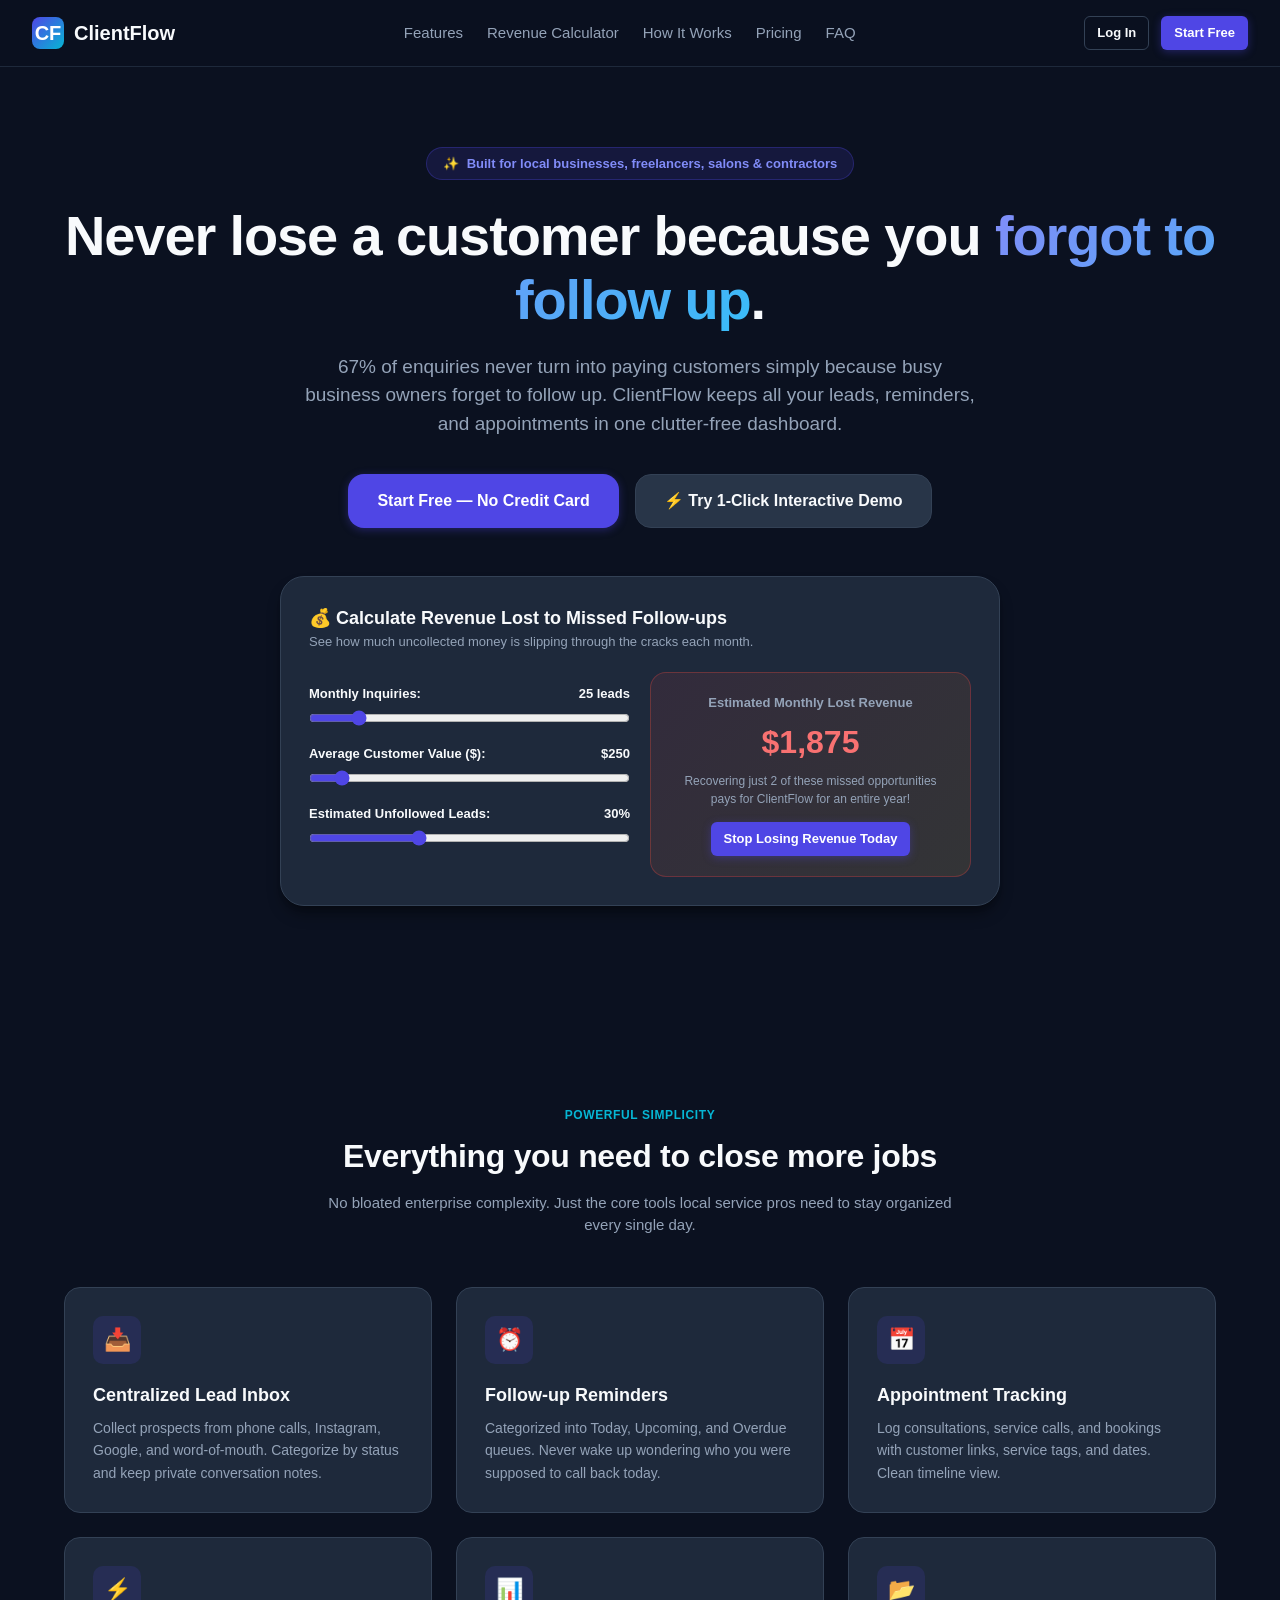
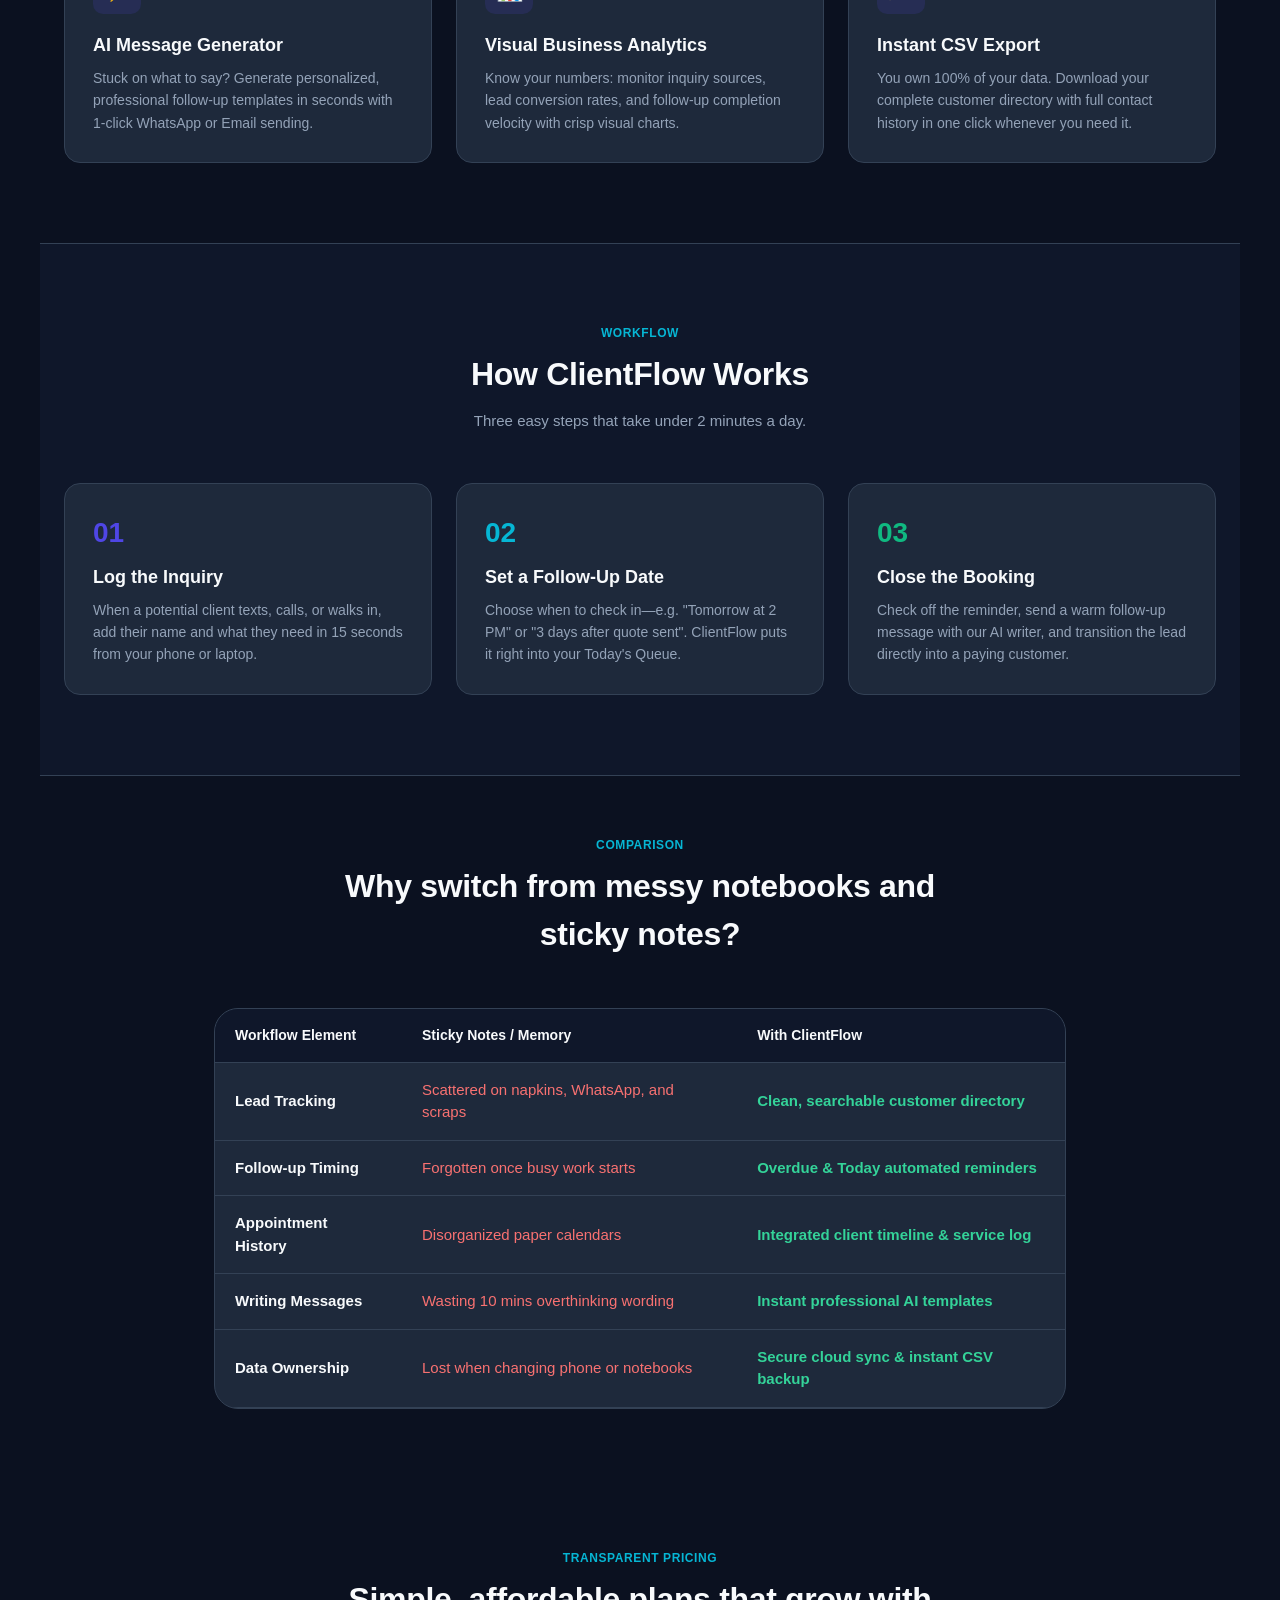
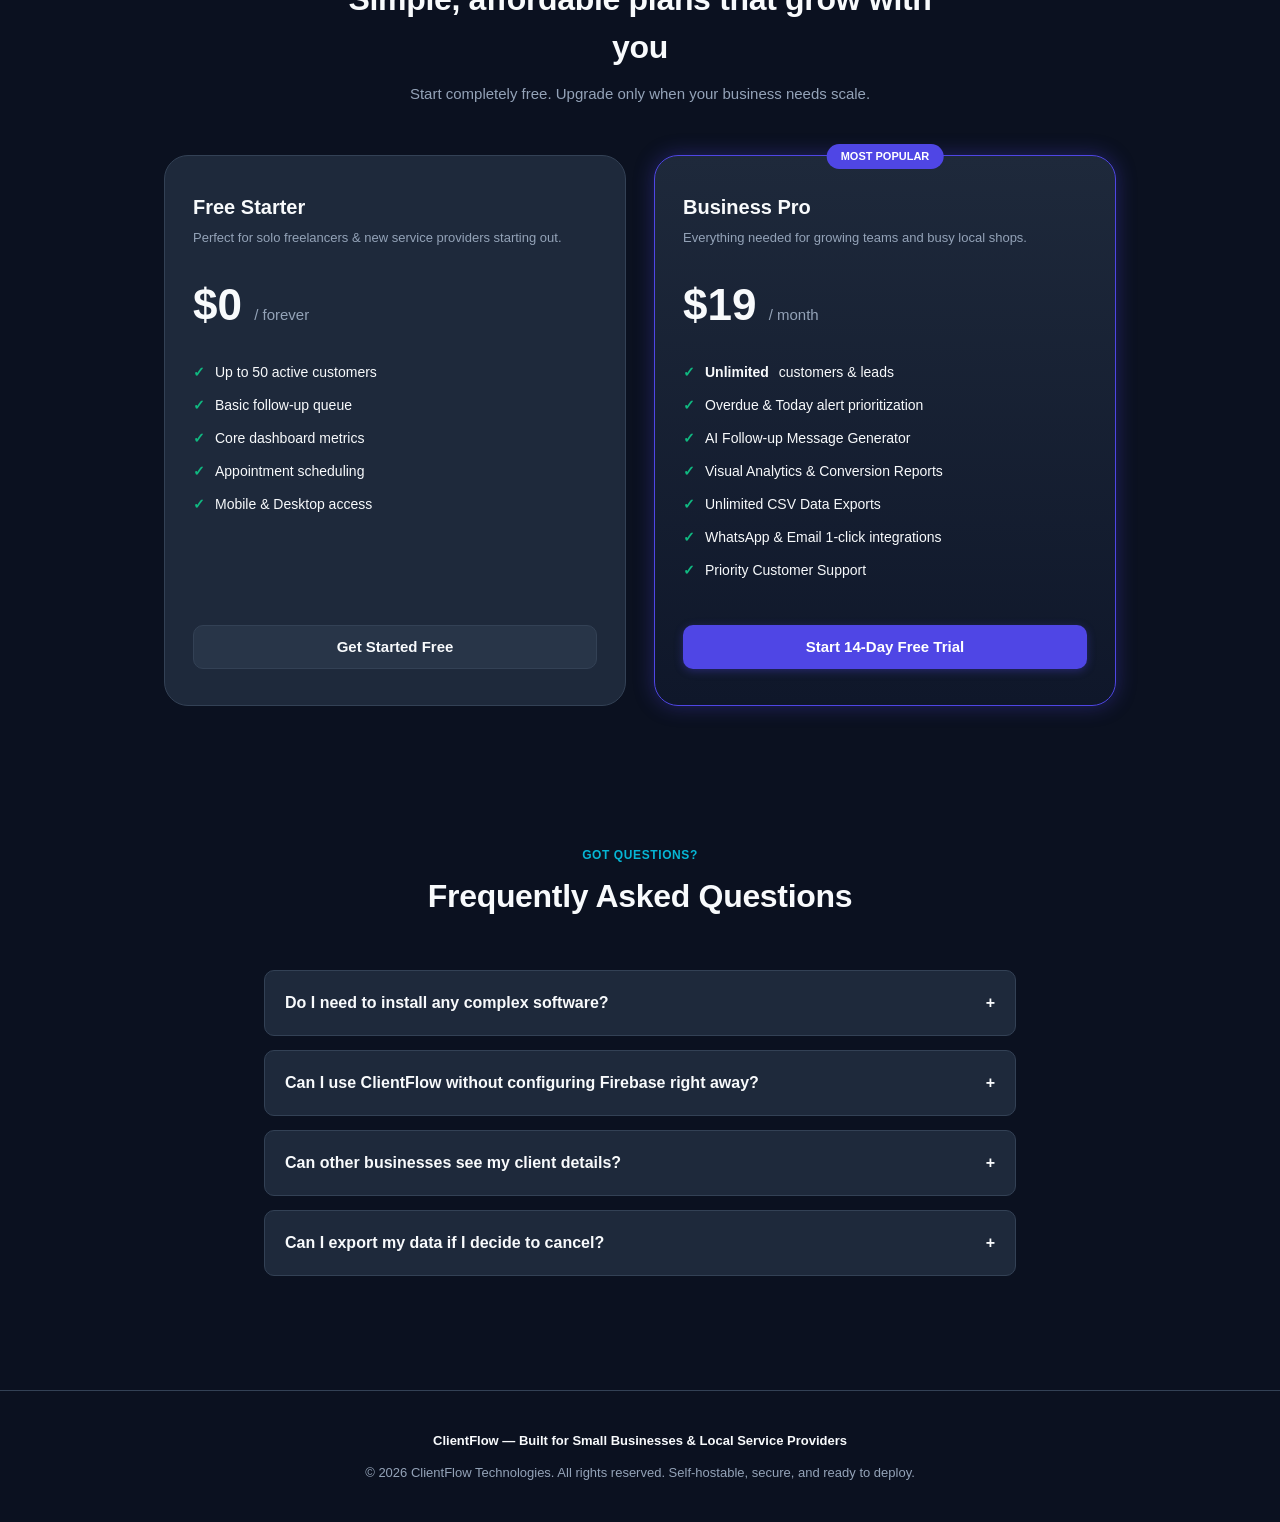
<file: index.html>
<!DOCTYPE html>
<html lang="en">
<head>
  <meta charset="UTF-8">
  <meta name="viewport" content="width=device-width, initial-scale=1.0">
  <title>ClientFlow - Never Lose a Customer to a Forgotten Follow-Up</title>
  <meta name="description" content="Simple customer management, follow-up reminders, and appointment tracking for small businesses, freelancers, and local service providers.">
  <link rel="stylesheet" href="styles.css">
  <link rel="icon" type="image/png" href="favicon.png">
</head>
<body>

  <!-- Landing Navigation -->
  <nav class="landing-nav">
    <a href="index.html" class="nav-brand">
      <div class="brand-icon">CF</div>
      <span>ClientFlow</span>
    </a>
    <ul class="nav-links">
      <li><a href="#features">Features</a></li>
      <li><a href="#calculator">Revenue Calculator</a></li>
      <li><a href="#how-it-works">How It Works</a></li>
      <li><a href="#pricing">Pricing</a></li>
      <li><a href="#faq">FAQ</a></li>
    </ul>
    <div class="nav-actions">
      <a href="login.html" class="btn btn-outline btn-sm">Log In</a>
      <a href="signup.html" class="btn btn-primary btn-sm">Start Free</a>
    </div>
  </nav>

  <!-- Hero Section -->
  <section class="hero-section">
    <div class="hero-badge">
      <span>✨</span> Built for local businesses, freelancers, salons &amp; contractors
    </div>
    <h1 class="hero-title">
      Never lose a customer because you <span>forgot to follow up</span>.
    </h1>
    <p class="hero-subtitle">
      67% of enquiries never turn into paying customers simply because busy business owners forget to follow up. ClientFlow keeps all your leads, reminders, and appointments in one clutter-free dashboard.
    </p>
    <div class="hero-ctas">
      <a href="signup.html" class="btn btn-primary btn-lg">Start Free — No Credit Card</a>
      <a href="login.html?demo=true" class="btn btn-secondary btn-lg">⚡ Try 1-Click Interactive Demo</a>
    </div>

    <!-- Interactive Lost Revenue Calculator -->
    <div class="calc-card" id="calculator">
      <div class="calc-header">
        <h3>💰 Calculate Revenue Lost to Missed Follow-ups</h3>
        <p>See how much uncollected money is slipping through the cracks each month.</p>
      </div>
      <div class="calc-grid">
        <div>
          <div class="calc-slider-group">
            <label>
              <span>Monthly Inquiries:</span>
              <strong id="calcInquiriesVal">25 leads</strong>
            </label>
            <input type="range" id="calcInquiries" class="calc-slider" min="5" max="150" value="25">
          </div>
          <div class="calc-slider-group">
            <label>
              <span>Average Customer Value ($):</span>
              <strong id="calcPriceVal">$250</strong>
            </label>
            <input type="range" id="calcPrice" class="calc-slider" min="50" max="2500" step="25" value="250">
          </div>
          <div class="calc-slider-group">
            <label>
              <span>Estimated Unfollowed Leads:</span>
              <strong id="calcDropVal">30%</strong>
            </label>
            <input type="range" id="calcDrop" class="calc-slider" min="10" max="70" step="5" value="30">
          </div>
        </div>
        <div class="calc-result">
          <div style="font-size: 13px; color: var(--text-muted); font-weight: 600;">Estimated Monthly Lost Revenue</div>
          <div class="calc-result-number" id="calcLostTotal">$1,875</div>
          <p style="font-size: 12px; color: var(--text-muted);">
            Recovering just 2 of these missed opportunities pays for ClientFlow for an entire year!
          </p>
          <a href="signup.html" class="btn btn-primary btn-sm" style="margin-top: 14px;">Stop Losing Revenue Today</a>
        </div>
      </div>
    </div>
  </section>

  <!-- Features Grid -->
  <section class="features-section" id="features">
    <div class="section-header">
      <div class="section-tag">Powerful Simplicity</div>
      <h2 class="section-title">Everything you need to close more jobs</h2>
      <p class="section-subtitle">No bloated enterprise complexity. Just the core tools local service pros need to stay organized every single day.</p>
    </div>

    <div class="features-grid">
      <div class="feature-card">
        <div class="feature-icon-wrapper">📥</div>
        <h4>Centralized Lead Inbox</h4>
        <p>Collect prospects from phone calls, Instagram, Google, and word-of-mouth. Categorize by status and keep private conversation notes.</p>
      </div>

      <div class="feature-card">
        <div class="feature-icon-wrapper">⏰</div>
        <h4>Follow-up Reminders</h4>
        <p>Categorized into Today, Upcoming, and Overdue queues. Never wake up wondering who you were supposed to call back today.</p>
      </div>

      <div class="feature-card">
        <div class="feature-icon-wrapper">📅</div>
        <h4>Appointment Tracking</h4>
        <p>Log consultations, service calls, and bookings with customer links, service tags, and dates. Clean timeline view.</p>
      </div>

      <div class="feature-card">
        <div class="feature-icon-wrapper">⚡</div>
        <h4>AI Message Generator</h4>
        <p>Stuck on what to say? Generate personalized, professional follow-up templates in seconds with 1-click WhatsApp or Email sending.</p>
      </div>

      <div class="feature-card">
        <div class="feature-icon-wrapper">📊</div>
        <h4>Visual Business Analytics</h4>
        <p>Know your numbers: monitor inquiry sources, lead conversion rates, and follow-up completion velocity with crisp visual charts.</p>
      </div>

      <div class="feature-card">
        <div class="feature-icon-wrapper">📂</div>
        <h4>Instant CSV Export</h4>
        <p>You own 100% of your data. Download your complete customer directory with full contact history in one click whenever you need it.</p>
      </div>
    </div>
  </section>

  <!-- How It Works -->
  <section class="features-section" id="how-it-works" style="background-color: var(--bg-secondary); border-top: 1px solid var(--border-color); border-bottom: 1px solid var(--border-color);">
    <div class="section-header">
      <div class="section-tag">Workflow</div>
      <h2 class="section-title">How ClientFlow Works</h2>
      <p class="section-subtitle">Three easy steps that take under 2 minutes a day.</p>
    </div>

    <div class="features-grid" style="grid-template-columns: repeat(auto-fit, minmax(280px, 1fr));">
      <div class="feature-card">
        <div style="font-size: 28px; font-weight: 800; color: var(--primary); margin-bottom: 10px;">01</div>
        <h4>Log the Inquiry</h4>
        <p>When a potential client texts, calls, or walks in, add their name and what they need in 15 seconds from your phone or laptop.</p>
      </div>
      <div class="feature-card">
        <div style="font-size: 28px; font-weight: 800; color: var(--accent); margin-bottom: 10px;">02</div>
        <h4>Set a Follow-Up Date</h4>
        <p>Choose when to check in—e.g. "Tomorrow at 2 PM" or "3 days after quote sent". ClientFlow puts it right into your Today's Queue.</p>
      </div>
      <div class="feature-card">
        <div style="font-size: 28px; font-weight: 800; color: var(--success); margin-bottom: 10px;">03</div>
        <h4>Close the Booking</h4>
        <p>Check off the reminder, send a warm follow-up message with our AI writer, and transition the lead directly into a paying customer.</p>
      </div>
    </div>
  </section>

  <!-- Comparison Section -->
  <section class="comparison-section">
    <div class="section-header">
      <div class="section-tag">Comparison</div>
      <h2 class="section-title">Why switch from messy notebooks and sticky notes?</h2>
    </div>

    <div class="comparison-table-wrapper">
      <table class="comparison-table">
        <thead>
          <tr>
            <th>Workflow Element</th>
            <th>Sticky Notes / Memory</th>
            <th>With ClientFlow</th>
          </tr>
        </thead>
        <tbody>
          <tr>
            <td><strong>Lead Tracking</strong></td>
            <td>Scattered on napkins, WhatsApp, and scraps</td>
            <td>Clean, searchable customer directory</td>
          </tr>
          <tr>
            <td><strong>Follow-up Timing</strong></td>
            <td>Forgotten once busy work starts</td>
            <td>Overdue &amp; Today automated reminders</td>
          </tr>
          <tr>
            <td><strong>Appointment History</strong></td>
            <td>Disorganized paper calendars</td>
            <td>Integrated client timeline &amp; service log</td>
          </tr>
          <tr>
            <td><strong>Writing Messages</strong></td>
            <td>Wasting 10 mins overthinking wording</td>
            <td>Instant professional AI templates</td>
          </tr>
          <tr>
            <td><strong>Data Ownership</strong></td>
            <td>Lost when changing phone or notebooks</td>
            <td>Secure cloud sync &amp; instant CSV backup</td>
          </tr>
        </tbody>
      </table>
    </div>
  </section>

  <!-- Pricing Section -->
  <section class="pricing-section" id="pricing">
    <div class="section-header">
      <div class="section-tag">Transparent Pricing</div>
      <h2 class="section-title">Simple, affordable plans that grow with you</h2>
      <p class="section-subtitle">Start completely free. Upgrade only when your business needs scale.</p>
    </div>

    <div class="pricing-cards">
      <!-- Free Plan -->
      <div class="pricing-card">
        <div class="pricing-plan-name">Free Starter</div>
        <div class="pricing-desc">Perfect for solo freelancers &amp; new service providers starting out.</div>
        <div class="pricing-price">$0 <span>/ forever</span></div>
        <ul class="pricing-features">
          <li><span class="check-icon">✓</span> Up to 50 active customers</li>
          <li><span class="check-icon">✓</span> Basic follow-up queue</li>
          <li><span class="check-icon">✓</span> Core dashboard metrics</li>
          <li><span class="check-icon">✓</span> Appointment scheduling</li>
          <li><span class="check-icon">✓</span> Mobile &amp; Desktop access</li>
        </ul>
        <a href="signup.html" class="btn btn-secondary btn-block">Get Started Free</a>
      </div>

      <!-- Pro Plan -->
      <div class="pricing-card popular">
        <div class="popular-tag">Most Popular</div>
        <div class="pricing-plan-name">Business Pro</div>
        <div class="pricing-desc">Everything needed for growing teams and busy local shops.</div>
        <div class="pricing-price">$19 <span>/ month</span></div>
        <ul class="pricing-features">
          <li><span class="check-icon">✓</span> <strong>Unlimited</strong> customers &amp; leads</li>
          <li><span class="check-icon">✓</span> Overdue &amp; Today alert prioritization</li>
          <li><span class="check-icon">✓</span> AI Follow-up Message Generator</li>
          <li><span class="check-icon">✓</span> Visual Analytics &amp; Conversion Reports</li>
          <li><span class="check-icon">✓</span> Unlimited CSV Data Exports</li>
          <li><span class="check-icon">✓</span> WhatsApp &amp; Email 1-click integrations</li>
          <li><span class="check-icon">✓</span> Priority Customer Support</li>
        </ul>
        <a href="signup.html" class="btn btn-primary btn-block">Start 14-Day Free Trial</a>
      </div>
    </div>
  </section>

  <!-- FAQ Section -->
  <section class="faq-section" id="faq">
    <div class="section-header">
      <div class="section-tag">Got Questions?</div>
      <h2 class="section-title">Frequently Asked Questions</h2>
    </div>

    <div class="faq-item">
      <div class="faq-question">
        <span>Do I need to install any complex software?</span>
        <span>+</span>
      </div>
      <div class="faq-answer">
        No! ClientFlow runs directly in any modern web browser on your phone, tablet, or PC. You can also save it to your home screen as a web app.
      </div>
    </div>

    <div class="faq-item">
      <div class="faq-question">
        <span>Can I use ClientFlow without configuring Firebase right away?</span>
        <span>+</span>
      </div>
      <div class="faq-answer">
        Yes! ClientFlow includes an instant offline/demo storage engine. You can test customer management, follow-ups, analytics, and CSV exports immediately, then connect Firebase whenever you want cloud persistence.
      </div>
    </div>

    <div class="faq-item">
      <div class="faq-question">
        <span>Can other businesses see my client details?</span>
        <span>+</span>
      </div>
      <div class="faq-answer">
        Never. All customer data is strictly isolated to your authenticated account ID using rock-solid Firestore Security Rules.
      </div>
    </div>

    <div class="faq-item">
      <div class="faq-question">
        <span>Can I export my data if I decide to cancel?</span>
        <span>+</span>
      </div>
      <div class="faq-answer">
        Absolutely. You can export your full client list and history to standard CSV at any time with one click.
      </div>
    </div>
  </section>

  <!-- Footer -->
  <footer class="landing-footer">
    <div style="margin-bottom: 12px; font-weight: 700; color: var(--text-main);">
      ClientFlow — Built for Small Businesses &amp; Local Service Providers
    </div>
    <p>&copy; 2026 ClientFlow Technologies. All rights reserved. Self-hostable, secure, and ready to deploy.</p>
  </footer>

  <!-- Calculator Script & FAQ accordion -->
  <script>
    // Calculator logic
    const inq = document.getElementById("calcInquiries");
    const price = document.getElementById("calcPrice");
    const drop = document.getElementById("calcDrop");
    const inqVal = document.getElementById("calcInquiriesVal");
    const priceVal = document.getElementById("calcPriceVal");
    const dropVal = document.getElementById("calcDropVal");
    const totalEl = document.getElementById("calcLostTotal");

    function updateCalc() {
      const nInq = parseInt(inq.value, 10);
      const nPrice = parseInt(price.value, 10);
      const nDrop = parseInt(drop.value, 10);

      inqVal.textContent = `${nInq} leads`;
      priceVal.textContent = `$${nPrice}`;
      dropVal.textContent = `${nDrop}%`;

      const lostLeads = nInq * (nDrop / 100);
      const lostRevenue = Math.round(lostLeads * nPrice);
      totalEl.textContent = `$${lostRevenue.toLocaleString()}`;
    }

    inq.addEventListener("input", updateCalc);
    price.addEventListener("input", updateCalc);
    drop.addEventListener("input", updateCalc);
    updateCalc();

    // FAQ Accordion
    document.querySelectorAll(".faq-item").forEach(item => {
      item.addEventListener("click", () => {
        item.classList.toggle("active");
        const span = item.querySelector(".faq-question span:last-child");
        if (span) span.textContent = item.classList.contains("active") ? "−" : "+";
      });
    });
  </script>
</body>
</html>
</file>
<file: styles.css>
/* ==========================================================================
   CLIENTFLOW - CORE SAAS DESIGN SYSTEM & STYLESHEET
   Responsive, high-contrast, professional design for modern business tools.
   ========================================================================== */

:root {
  /* Color Palette - Modern Indigo & Slate Dark Theme */
  --bg-primary: #0b1120;
  --bg-secondary: #0f172a;
  --bg-surface: #1e293b;
  --bg-surface-elevated: #283548;
  --bg-input: #172033;
  --border-color: #334155;
  --border-subtle: #1e293b;

  --text-main: #f8fafc;
  --text-muted: #94a3b8;
  --text-dim: #64748b;

  --primary: #4f46e5;
  --primary-hover: #4338ca;
  --primary-light: rgba(79, 70, 229, 0.15);
  --accent: #06b6d4;
  --accent-light: rgba(6, 182, 212, 0.15);

  --success: #10b981;
  --success-bg: rgba(16, 185, 129, 0.15);
  --warning: #f59e0b;
  --warning-bg: rgba(245, 158, 11, 0.15);
  --danger: #ef4444;
  --danger-bg: rgba(239, 68, 68, 0.15);
  --info: #3b82f6;
  --info-bg: rgba(59, 130, 246, 0.15);

  --font-family: -apple-system, BlinkMacSystemFont, "Segoe UI", Roboto, "Helvetica Neue", Arial, sans-serif;
  --radius-sm: 6px;
  --radius-md: 10px;
  --radius-lg: 16px;
  --radius-xl: 24px;
  --radius-full: 9999px;

  --shadow-sm: 0 1px 2px 0 rgba(0, 0, 0, 0.25);
  --shadow-md: 0 4px 6px -1px rgba(0, 0, 0, 0.3), 0 2px 4px -2px rgba(0, 0, 0, 0.25);
  --shadow-lg: 0 10px 15px -3px rgba(0, 0, 0, 0.4), 0 4px 6px -4px rgba(0, 0, 0, 0.3);
  --shadow-glow: 0 0 20px rgba(79, 70, 229, 0.35);

  --sidebar-width: 260px;
  --header-height: 70px;
  --mobile-nav-height: 64px;
}

/* Light Theme Overrides */
[data-theme="light"] {
  --bg-primary: #f8fafc;
  --bg-secondary: #ffffff;
  --bg-surface: #ffffff;
  --bg-surface-elevated: #f1f5f9;
  --bg-input: #ffffff;
  --border-color: #e2e8f0;
  --border-subtle: #f1f5f9;

  --text-main: #0f172a;
  --text-muted: #64748b;
  --text-dim: #94a3b8;

  --primary: #4f46e5;
  --primary-hover: #4338ca;
  --primary-light: rgba(79, 70, 229, 0.08);

  --shadow-sm: 0 1px 2px 0 rgba(0, 0, 0, 0.05);
  --shadow-md: 0 4px 6px -1px rgba(0, 0, 0, 0.08);
  --shadow-lg: 0 10px 15px -3px rgba(0, 0, 0, 0.08);
  --shadow-glow: 0 0 20px rgba(79, 70, 229, 0.15);
}

/* Base Resets */
*, *::before, *::after {
  box-sizing: border-box;
  margin: 0;
  padding: 0;
}

html, body {
  width: 100%;
  min-height: 100%;
  background-color: var(--bg-primary);
  color: var(--text-main);
  font-family: var(--font-family);
  font-size: 15px;
  line-height: 1.5;
  -webkit-font-smoothing: antialiased;
}

a {
  color: var(--primary);
  text-decoration: none;
  transition: color 0.15s ease;
}
a:hover {
  text-decoration: underline;
}

img, svg {
  display: block;
  max-width: 100%;
}

button, input, select, textarea {
  font-family: inherit;
  font-size: inherit;
  color: inherit;
}

/* Buttons */
.btn {
  display: inline-flex;
  align-items: center;
  justify-content: center;
  gap: 8px;
  padding: 10px 18px;
  font-weight: 600;
  border-radius: var(--radius-md);
  border: 1px solid transparent;
  cursor: pointer;
  transition: all 0.18s cubic-bezier(0.16, 1, 0.3, 1);
  text-decoration: none !important;
  white-space: nowrap;
}
.btn:active {
  transform: translateY(1px);
}

.btn-primary {
  background-color: var(--primary);
  color: #ffffff;
  box-shadow: 0 2px 8px rgba(79, 70, 229, 0.35);
}
.btn-primary:hover {
  background-color: var(--primary-hover);
  box-shadow: 0 4px 14px rgba(79, 70, 229, 0.5);
}

.btn-secondary {
  background-color: var(--bg-surface-elevated);
  color: var(--text-main);
  border: 1px solid var(--border-color);
}
.btn-secondary:hover {
  background-color: var(--border-color);
}

.btn-outline {
  background-color: transparent;
  color: var(--text-main);
  border: 1px solid var(--border-color);
}
.btn-outline:hover {
  border-color: var(--primary);
  color: var(--primary);
}

.btn-danger {
  background-color: var(--danger-bg);
  color: var(--danger);
  border: 1px solid rgba(239, 68, 68, 0.3);
}
.btn-danger:hover {
  background-color: var(--danger);
  color: #ffffff;
}

.btn-sm {
  padding: 6px 12px;
  font-size: 13px;
  border-radius: var(--radius-sm);
}
.btn-lg {
  padding: 14px 28px;
  font-size: 16px;
  border-radius: var(--radius-lg);
}
.btn-block {
  width: 100%;
}

/* Badges & Status Pills */
.badge {
  display: inline-flex;
  align-items: center;
  gap: 5px;
  padding: 3px 10px;
  border-radius: var(--radius-full);
  font-size: 12px;
  font-weight: 600;
  text-transform: capitalize;
}

.badge-new { background-color: rgba(99, 102, 241, 0.15); color: #818cf8; border: 1px solid rgba(99, 102, 241, 0.3); }
.badge-contacted { background-color: rgba(245, 158, 11, 0.15); color: #fbbf24; border: 1px solid rgba(245, 158, 11, 0.3); }
.badge-interested { background-color: rgba(16, 185, 129, 0.15); color: #34d399; border: 1px solid rgba(16, 185, 129, 0.3); }
.badge-customer { background-color: rgba(6, 182, 212, 0.15); color: #22d3ee; border: 1px solid rgba(6, 182, 212, 0.3); }
.badge-not-interested { background-color: rgba(148, 163, 184, 0.15); color: #94a3b8; border: 1px solid rgba(148, 163, 184, 0.3); }

.badge-high { background-color: rgba(239, 68, 68, 0.15); color: #f87171; border: 1px solid rgba(239, 68, 68, 0.3); }
.badge-medium { background-color: rgba(245, 158, 11, 0.15); color: #fbbf24; border: 1px solid rgba(245, 158, 11, 0.3); }
.badge-low { background-color: rgba(59, 130, 246, 0.15); color: #60a5fa; border: 1px solid rgba(59, 130, 246, 0.3); }

/* Form Elements */
.form-group {
  margin-bottom: 18px;
}
.form-label {
  display: block;
  font-size: 13px;
  font-weight: 600;
  color: var(--text-muted);
  margin-bottom: 6px;
}
.form-input, .form-select, .form-textarea {
  width: 100%;
  padding: 10px 14px;
  background-color: var(--bg-input);
  border: 1px solid var(--border-color);
  border-radius: var(--radius-md);
  color: var(--text-main);
  outline: none;
  transition: border-color 0.15s ease, box-shadow 0.15s ease;
}
.form-input:focus, .form-select:focus, .form-textarea:focus {
  border-color: var(--primary);
  box-shadow: 0 0 0 3px rgba(79, 70, 229, 0.2);
}
.form-row {
  display: grid;
  grid-template-columns: 1fr 1fr;
  gap: 14px;
}

/* ==========================================================================
   LANDING PAGE STYLES
   ========================================================================== */
.landing-nav {
  position: sticky;
  top: 0;
  z-index: 100;
  display: flex;
  align-items: center;
  justify-content: space-between;
  padding: 16px 32px;
  background-color: rgba(11, 17, 32, 0.85);
  backdrop-filter: blur(12px);
  border-bottom: 1px solid var(--border-subtle);
}
.nav-brand {
  display: flex;
  align-items: center;
  gap: 10px;
  font-size: 20px;
  font-weight: 800;
  color: var(--text-main);
  text-decoration: none !important;
}
.brand-icon {
  width: 32px;
  height: 32px;
  border-radius: 8px;
  background: linear-gradient(135deg, #4f46e5 0%, #06b6d4 100%);
  display: flex;
  align-items: center;
  justify-content: center;
  color: #fff;
  font-weight: 900;
}
.nav-links {
  display: flex;
  align-items: center;
  gap: 24px;
  list-style: none;
}
.nav-links a {
  color: var(--text-muted);
  font-weight: 500;
}
.nav-links a:hover {
  color: var(--text-main);
  text-decoration: none;
}
.nav-actions {
  display: flex;
  align-items: center;
  gap: 12px;
}

/* Hero Section */
.hero-section {
  padding: 80px 24px 60px;
  max-width: 1200px;
  margin: 0 auto;
  text-align: center;
}
.hero-badge {
  display: inline-flex;
  align-items: center;
  gap: 8px;
  padding: 6px 16px;
  border-radius: var(--radius-full);
  background-color: var(--primary-light);
  color: #818cf8;
  font-size: 13px;
  font-weight: 600;
  border: 1px solid rgba(79, 70, 229, 0.3);
  margin-bottom: 24px;
}
.hero-title {
  font-size: clamp(34px, 5vw, 56px);
  font-weight: 800;
  line-height: 1.15;
  letter-spacing: -0.02em;
  margin-bottom: 20px;
}
.hero-title span {
  background: linear-gradient(135deg, #818cf8 0%, #38bdf8 100%);
  -webkit-background-clip: text;
  -webkit-text-fill-color: transparent;
}
.hero-subtitle {
  font-size: clamp(16px, 2vw, 19px);
  color: var(--text-muted);
  max-width: 680px;
  margin: 0 auto 36px;
}
.hero-ctas {
  display: flex;
  align-items: center;
  justify-content: center;
  gap: 16px;
  flex-wrap: wrap;
  margin-bottom: 48px;
}

/* Interactive Lost Revenue Calculator */
.calc-card {
  max-width: 720px;
  margin: 0 auto 60px;
  background-color: var(--bg-surface);
  border: 1px solid var(--border-color);
  border-radius: var(--radius-xl);
  padding: 28px;
  box-shadow: var(--shadow-lg);
  text-align: left;
}
.calc-header {
  margin-bottom: 20px;
}
.calc-header h3 {
  font-size: 18px;
  font-weight: 700;
}
.calc-header p {
  font-size: 13px;
  color: var(--text-muted);
}
.calc-grid {
  display: grid;
  grid-template-columns: 1fr 1fr;
  gap: 20px;
  align-items: center;
}
.calc-slider-group {
  margin-bottom: 12px;
}
.calc-slider-group label {
  display: flex;
  justify-content: space-between;
  font-size: 13px;
  font-weight: 600;
  margin-bottom: 6px;
}
.calc-slider {
  width: 100%;
  accent-color: var(--primary);
}
.calc-result {
  background: linear-gradient(135deg, rgba(239, 68, 68, 0.1) 0%, rgba(245, 158, 11, 0.1) 100%);
  border: 1px solid rgba(239, 68, 68, 0.3);
  border-radius: var(--radius-lg);
  padding: 20px;
  text-align: center;
}
.calc-result-number {
  font-size: 32px;
  font-weight: 800;
  color: #f87171;
  margin: 6px 0;
}

/* Feature Grid */
.features-section {
  padding: 80px 24px;
  max-width: 1200px;
  margin: 0 auto;
}
.section-header {
  text-align: center;
  max-width: 640px;
  margin: 0 auto 50px;
}
.section-tag {
  color: var(--accent);
  font-size: 12px;
  font-weight: 700;
  text-transform: uppercase;
  letter-spacing: 0.05em;
  margin-bottom: 8px;
}
.section-title {
  font-size: 32px;
  font-weight: 800;
  letter-spacing: -0.01em;
  margin-bottom: 12px;
}
.section-subtitle {
  color: var(--text-muted);
}
.features-grid {
  display: grid;
  grid-template-columns: repeat(auto-fit, minmax(320px, 1fr));
  gap: 24px;
}
.feature-card {
  background-color: var(--bg-surface);
  border: 1px solid var(--border-color);
  border-radius: var(--radius-lg);
  padding: 28px;
  transition: transform 0.2s ease, border-color 0.2s ease;
}
.feature-card:hover {
  transform: translateY(-4px);
  border-color: var(--primary);
}
.feature-icon-wrapper {
  width: 48px;
  height: 48px;
  border-radius: var(--radius-md);
  background-color: var(--primary-light);
  color: var(--primary);
  display: flex;
  align-items: center;
  justify-content: center;
  font-size: 22px;
  margin-bottom: 18px;
}
.feature-card h4 {
  font-size: 18px;
  font-weight: 700;
  margin-bottom: 8px;
}
.feature-card p {
  color: var(--text-muted);
  font-size: 14px;
  line-height: 1.6;
}

/* Comparison Table */
.comparison-section {
  padding: 60px 24px;
  max-width: 900px;
  margin: 0 auto;
}
.comparison-table-wrapper {
  background-color: var(--bg-surface);
  border: 1px solid var(--border-color);
  border-radius: var(--radius-xl);
  overflow: hidden;
}
.comparison-table {
  width: 100%;
  border-collapse: collapse;
}
.comparison-table th, .comparison-table td {
  padding: 16px 20px;
  text-align: left;
  border-bottom: 1px solid var(--border-color);
}
.comparison-table th {
  background-color: var(--bg-secondary);
  font-weight: 700;
  font-size: 14px;
}
.comparison-table td:nth-child(2) {
  color: #f87171;
}
.comparison-table td:nth-child(3) {
  color: #34d399;
  font-weight: 600;
}

/* Pricing Section */
.pricing-section {
  padding: 80px 24px;
  max-width: 1000px;
  margin: 0 auto;
}
.pricing-cards {
  display: grid;
  grid-template-columns: repeat(auto-fit, minmax(300px, 1fr));
  gap: 28px;
  align-items: stretch;
}
.pricing-card {
  background-color: var(--bg-surface);
  border: 1px solid var(--border-color);
  border-radius: var(--radius-xl);
  padding: 36px 28px;
  display: flex;
  flex-direction: column;
  position: relative;
}
.pricing-card.popular {
  border-color: var(--primary);
  box-shadow: var(--shadow-glow);
  background: linear-gradient(180deg, rgba(30, 41, 59, 1) 0%, rgba(15, 23, 42, 1) 100%);
}
.popular-tag {
  position: absolute;
  top: -12px;
  left: 50%;
  transform: translateX(-50%);
  background-color: var(--primary);
  color: #ffffff;
  font-size: 11px;
  font-weight: 700;
  padding: 4px 14px;
  border-radius: var(--radius-full);
  text-transform: uppercase;
}
.pricing-plan-name {
  font-size: 20px;
  font-weight: 700;
  margin-bottom: 6px;
}
.pricing-desc {
  color: var(--text-muted);
  font-size: 13px;
  margin-bottom: 24px;
}
.pricing-price {
  font-size: 44px;
  font-weight: 800;
  margin-bottom: 24px;
}
.pricing-price span {
  font-size: 15px;
  color: var(--text-muted);
  font-weight: 500;
}
.pricing-features {
  list-style: none;
  margin-bottom: 32px;
  flex-grow: 1;
}
.pricing-features li {
  display: flex;
  align-items: center;
  gap: 10px;
  font-size: 14px;
  margin-bottom: 12px;
  color: var(--text-main);
}
.check-icon {
  color: var(--success);
  font-weight: bold;
}

/* FAQ Section */
.faq-section {
  padding: 60px 24px 100px;
  max-width: 800px;
  margin: 0 auto;
}
.faq-item {
  background-color: var(--bg-surface);
  border: 1px solid var(--border-color);
  border-radius: var(--radius-md);
  margin-bottom: 14px;
  padding: 20px;
  cursor: pointer;
}
.faq-question {
  display: flex;
  justify-content: space-between;
  align-items: center;
  font-weight: 700;
  font-size: 16px;
}
.faq-answer {
  margin-top: 12px;
  color: var(--text-muted);
  font-size: 14px;
  line-height: 1.6;
  display: none;
}
.faq-item.active .faq-answer {
  display: block;
}

/* Landing Footer */
.landing-footer {
  border-top: 1px solid var(--border-color);
  padding: 40px 24px;
  text-align: center;
  color: var(--text-muted);
  font-size: 13px;
}

/* ==========================================================================
   AUTHENTICATION PAGES (Login / Signup)
   ========================================================================== */
.auth-wrapper {
  min-height: 100vh;
  display: flex;
  align-items: center;
  justify-content: center;
  padding: 24px;
}
.auth-card {
  width: 100%;
  max-width: 440px;
  background-color: var(--bg-surface);
  border: 1px solid var(--border-color);
  border-radius: var(--radius-xl);
  padding: 36px 32px;
  box-shadow: var(--shadow-lg);
}
.auth-header {
  text-align: center;
  margin-bottom: 28px;
}
.auth-header .brand-icon {
  margin: 0 auto 12px;
}
.auth-title {
  font-size: 24px;
  font-weight: 800;
  margin-bottom: 6px;
}
.auth-subtitle {
  color: var(--text-muted);
  font-size: 14px;
}
.auth-divider {
  display: flex;
  align-items: center;
  text-align: center;
  margin: 20px 0;
  color: var(--text-dim);
  font-size: 12px;
}
.auth-divider::before, .auth-divider::after {
  content: "";
  flex: 1;
  border-bottom: 1px solid var(--border-color);
}
.auth-divider span {
  padding: 0 10px;
}
.auth-footer {
  margin-top: 24px;
  text-align: center;
  font-size: 13px;
  color: var(--text-muted);
}
.demo-banner-box {
  background-color: var(--accent-light);
  border: 1px solid rgba(6, 182, 212, 0.3);
  border-radius: var(--radius-md);
  padding: 12px;
  margin-bottom: 20px;
  text-align: center;
}
.demo-banner-box p {
  font-size: 12px;
  color: #22d3ee;
  margin-bottom: 8px;
}

/* ==========================================================================
   DASHBOARD APPLICATION SHELL
   ========================================================================== */
.dashboard-layout {
  display: flex;
  min-height: 100vh;
}

/* Desktop Sidebar */
.sidebar {
  width: var(--sidebar-width);
  background-color: var(--bg-secondary);
  border-right: 1px solid var(--border-color);
  display: flex;
  flex-direction: column;
  position: sticky;
  top: 0;
  height: 100vh;
  z-index: 40;
}
.sidebar-header {
  height: var(--header-height);
  display: flex;
  align-items: center;
  gap: 12px;
  padding: 0 24px;
  border-bottom: 1px solid var(--border-color);
}
.sidebar-brand-name {
  font-size: 18px;
  font-weight: 800;
  letter-spacing: -0.01em;
}
.sidebar-nav {
  flex-grow: 1;
  padding: 20px 14px;
  display: flex;
  flex-direction: column;
  gap: 4px;
  overflow-y: auto;
}
.nav-item {
  display: flex;
  align-items: center;
  gap: 12px;
  padding: 10px 14px;
  border-radius: var(--radius-md);
  color: var(--text-muted);
  font-weight: 600;
  font-size: 14px;
  cursor: pointer;
  transition: all 0.15s ease;
  border: none;
  background: transparent;
  width: 100%;
  text-align: left;
}
.nav-item:hover {
  background-color: var(--bg-surface);
  color: var(--text-main);
}
.nav-item.active {
  background-color: var(--primary-light);
  color: #818cf8;
}
.nav-item .nav-count {
  margin-left: auto;
  font-size: 11px;
  padding: 2px 7px;
  border-radius: var(--radius-full);
  background-color: var(--bg-surface-elevated);
}
.sidebar-footer {
  padding: 16px;
  border-top: 1px solid var(--border-color);
}
.user-profile-badge {
  display: flex;
  align-items: center;
  gap: 10px;
  padding: 8px 10px;
  border-radius: var(--radius-md);
  background-color: var(--bg-surface);
}
.user-avatar {
  width: 34px;
  height: 34px;
  border-radius: var(--radius-full);
  background: linear-gradient(135deg, var(--primary) 0%, var(--accent) 100%);
  display: flex;
  align-items: center;
  justify-content: center;
  font-weight: 700;
  color: #fff;
  font-size: 13px;
}
.user-info {
  flex-grow: 1;
  overflow: hidden;
}
.user-name {
  font-size: 13px;
  font-weight: 700;
  white-space: nowrap;
  overflow: hidden;
  text-overflow: ellipsis;
}
.user-sub {
  font-size: 11px;
  color: var(--text-muted);
  white-space: nowrap;
  overflow: hidden;
  text-overflow: ellipsis;
}

/* Main Content Area */
.main-wrapper {
  flex-grow: 1;
  display: flex;
  flex-direction: column;
  min-width: 0;
  padding-bottom: var(--mobile-nav-height);
}

/* Dashboard Topbar */
.topbar {
  height: var(--header-height);
  background-color: var(--bg-secondary);
  border-bottom: 1px solid var(--border-color);
  display: flex;
  align-items: center;
  justify-content: space-between;
  padding: 0 28px;
  position: sticky;
  top: 0;
  z-index: 30;
}
.topbar-left {
  display: flex;
  align-items: center;
  gap: 16px;
}
.page-title {
  font-size: 20px;
  font-weight: 800;
}
.topbar-right {
  display: flex;
  align-items: center;
  gap: 12px;
}

/* Demo Mode Status Bar */
.demo-notification-bar {
  background-color: rgba(6, 182, 212, 0.12);
  border-bottom: 1px solid rgba(6, 182, 212, 0.25);
  padding: 8px 24px;
  font-size: 12px;
  color: #38bdf8;
  display: flex;
  align-items: center;
  justify-content: space-between;
}

/* Dashboard Content Body */
.dashboard-content {
  padding: 28px;
  max-width: 1400px;
  margin: 0 auto;
  width: 100%;
}

/* Stat Cards (KPIs) */
.stats-grid {
  display: grid;
  grid-template-columns: repeat(auto-fit, minmax(220px, 1fr));
  gap: 18px;
  margin-bottom: 28px;
}
.stat-card {
  background-color: var(--bg-surface);
  border: 1px solid var(--border-color);
  border-radius: var(--radius-lg);
  padding: 20px;
  display: flex;
  align-items: center;
  gap: 16px;
  box-shadow: var(--shadow-sm);
}
.stat-icon {
  width: 48px;
  height: 48px;
  border-radius: var(--radius-md);
  display: flex;
  align-items: center;
  justify-content: center;
  font-size: 22px;
}
.stat-icon.indigo { background-color: var(--primary-light); color: #818cf8; }
.stat-icon.cyan { background-color: var(--accent-light); color: #22d3ee; }
.stat-icon.amber { background-color: var(--warning-bg); color: #fbbf24; }
.stat-icon.red { background-color: var(--danger-bg); color: #f87171; }
.stat-icon.emerald { background-color: var(--success-bg); color: #34d399; }
.stat-info {
  flex-grow: 1;
}
.stat-value {
  font-size: 26px;
  font-weight: 800;
  line-height: 1.2;
}
.stat-label {
  font-size: 12px;
  font-weight: 600;
  color: var(--text-muted);
}

/* Card Containers */
.card {
  background-color: var(--bg-surface);
  border: 1px solid var(--border-color);
  border-radius: var(--radius-lg);
  padding: 24px;
  box-shadow: var(--shadow-sm);
  margin-bottom: 24px;
}
.card-header {
  display: flex;
  align-items: center;
  justify-content: space-between;
  margin-bottom: 20px;
  flex-wrap: wrap;
  gap: 12px;
}
.card-title {
  font-size: 17px;
  font-weight: 700;
}
.card-subtitle {
  font-size: 13px;
  color: var(--text-muted);
}

/* Filter & Search Bar */
.filter-bar {
  display: flex;
  align-items: center;
  gap: 12px;
  margin-bottom: 20px;
  flex-wrap: wrap;
}
.search-box {
  flex-grow: 1;
  min-width: 200px;
  position: relative;
}
.search-icon {
  position: absolute;
  left: 12px;
  top: 50%;
  transform: translateY(-50%);
  color: var(--text-dim);
}
.search-input {
  padding-left: 36px !important;
}

/* Table Design */
.table-responsive {
  width: 100%;
  overflow-x: auto;
}
.data-table {
  width: 100%;
  border-collapse: collapse;
  text-align: left;
}
.data-table th {
  padding: 12px 16px;
  background-color: var(--bg-secondary);
  color: var(--text-muted);
  font-size: 12px;
  font-weight: 700;
  text-transform: uppercase;
  border-bottom: 1px solid var(--border-color);
}
.data-table td {
  padding: 14px 16px;
  border-bottom: 1px solid var(--border-color);
  font-size: 14px;
  vertical-align: middle;
}
.data-table tr:hover td {
  background-color: var(--bg-surface-elevated);
}

/* Customer Item in Table */
.customer-cell-main {
  font-weight: 700;
  color: var(--text-main);
}
.customer-cell-sub {
  font-size: 12px;
  color: var(--text-muted);
}

/* Follow-up / Appointment Card List */
.list-grid {
  display: grid;
  grid-template-columns: 1fr;
  gap: 12px;
}
.item-card {
  background-color: var(--bg-secondary);
  border: 1px solid var(--border-color);
  border-radius: var(--radius-md);
  padding: 16px;
  display: flex;
  align-items: center;
  justify-content: space-between;
  gap: 16px;
  transition: border-color 0.15s ease;
}
.item-card:hover {
  border-color: var(--primary);
}
.item-card.completed {
  opacity: 0.6;
  text-decoration: line-through;
}
.item-left {
  display: flex;
  align-items: center;
  gap: 14px;
  flex-grow: 1;
}
.item-details h5 {
  font-size: 14px;
  font-weight: 700;
  margin-bottom: 4px;
}
.item-details p {
  font-size: 13px;
  color: var(--text-muted);
}
.item-meta {
  display: flex;
  align-items: center;
  gap: 10px;
  margin-top: 6px;
  font-size: 12px;
  color: var(--text-dim);
}
.item-actions {
  display: flex;
  align-items: center;
  gap: 8px;
}

/* Analytics Charts */
.analytics-grid {
  display: grid;
  grid-template-columns: repeat(auto-fit, minmax(320px, 1fr));
  gap: 24px;
}
.chart-container {
  height: 240px;
  position: relative;
  display: flex;
  align-items: center;
  justify-content: center;
}
.chart-container canvas {
  width: 100% !important;
  height: 100% !important;
}

/* AI Message Generator Tool */
.ai-tool-box {
  background: linear-gradient(180deg, rgba(79, 70, 229, 0.08) 0%, rgba(30, 41, 59, 1) 100%);
  border: 1px solid rgba(79, 70, 229, 0.3);
  border-radius: var(--radius-xl);
  padding: 28px;
}
.ai-output-box {
  background-color: var(--bg-secondary);
  border: 1px solid var(--border-color);
  border-radius: var(--radius-md);
  padding: 16px;
  margin-top: 20px;
  font-family: inherit;
  font-size: 14px;
  line-height: 1.6;
  white-space: pre-wrap;
  position: relative;
  min-height: 100px;
}

/* Empty State */
.empty-state {
  text-align: center;
  padding: 48px 24px;
}
.empty-icon {
  font-size: 40px;
  margin-bottom: 12px;
  opacity: 0.5;
}
.empty-title {
  font-size: 16px;
  font-weight: 700;
  margin-bottom: 6px;
}
.empty-subtitle {
  font-size: 13px;
  color: var(--text-muted);
  max-width: 400px;
  margin: 0 auto 20px;
}

/* Modals */
.modal-overlay {
  position: fixed;
  inset: 0;
  background-color: rgba(0, 0, 0, 0.7);
  backdrop-filter: blur(4px);
  z-index: 1000;
  display: flex;
  align-items: center;
  justify-content: center;
  padding: 20px;
  opacity: 0;
  pointer-events: none;
  transition: opacity 0.2s ease;
}
.modal-overlay.active {
  opacity: 1;
  pointer-events: auto;
}
.modal-card {
  width: 100%;
  max-width: 540px;
  background-color: var(--bg-surface);
  border: 1px solid var(--border-color);
  border-radius: var(--radius-xl);
  box-shadow: var(--shadow-lg);
  overflow: hidden;
  max-height: 90vh;
  display: flex;
  flex-direction: column;
  transform: scale(0.95);
  transition: transform 0.2s cubic-bezier(0.16, 1, 0.3, 1);
}
.modal-overlay.active .modal-card {
  transform: scale(1);
}
.modal-header {
  padding: 20px 24px;
  border-bottom: 1px solid var(--border-color);
  display: flex;
  align-items: center;
  justify-content: space-between;
}
.modal-title {
  font-size: 18px;
  font-weight: 800;
}
.modal-close {
  background: transparent;
  border: none;
  color: var(--text-muted);
  font-size: 20px;
  cursor: pointer;
}
.modal-close:hover {
  color: var(--text-main);
}
.modal-body {
  padding: 24px;
  overflow-y: auto;
  flex-grow: 1;
}
.modal-footer {
  padding: 16px 24px;
  border-top: 1px solid var(--border-color);
  display: flex;
  align-items: center;
  justify-content: flex-end;
  gap: 12px;
  background-color: var(--bg-secondary);
}

/* Toast Notifications */
.toast-container {
  position: fixed;
  bottom: 24px;
  right: 24px;
  z-index: 2000;
  display: flex;
  flex-direction: column;
  gap: 10px;
}
.toast {
  background-color: var(--bg-surface-elevated);
  border: 1px solid var(--border-color);
  border-radius: var(--radius-md);
  padding: 12px 18px;
  box-shadow: var(--shadow-lg);
  display: flex;
  align-items: center;
  gap: 12px;
  font-size: 14px;
  font-weight: 600;
  animation: slideIn 0.25s ease forwards;
  min-width: 260px;
}
.toast-success { border-left: 4px solid var(--success); }
.toast-error { border-left: 4px solid var(--danger); }
.toast-info { border-left: 4px solid var(--info); }

@keyframes slideIn {
  from { transform: translateX(100%); opacity: 0; }
  to { transform: translateX(0); opacity: 1; }
}

/* Mobile Bottom Navigation */
.mobile-nav {
  display: none;
  position: fixed;
  bottom: 0;
  left: 0;
  right: 0;
  height: var(--mobile-nav-height);
  background-color: var(--bg-secondary);
  border-top: 1px solid var(--border-color);
  z-index: 100;
  justify-content: space-around;
  align-items: center;
}
.mobile-nav-item {
  display: flex;
  flex-direction: column;
  align-items: center;
  justify-content: center;
  gap: 3px;
  color: var(--text-muted);
  font-size: 11px;
  font-weight: 600;
  text-decoration: none !important;
  background: none;
  border: none;
  cursor: pointer;
  padding: 8px;
}
.mobile-nav-item.active {
  color: var(--primary);
}

/* Responsive Breakpoints */
@media (max-width: 900px) {
  .sidebar {
    display: none;
  }
  .mobile-nav {
    display: flex;
  }
  .form-row, .calc-grid {
    grid-template-columns: 1fr;
  }
  .dashboard-content {
    padding: 16px;
  }
  .topbar {
    padding: 0 16px;
  }
  .nav-links {
    display: none;
  }
}
</file>
